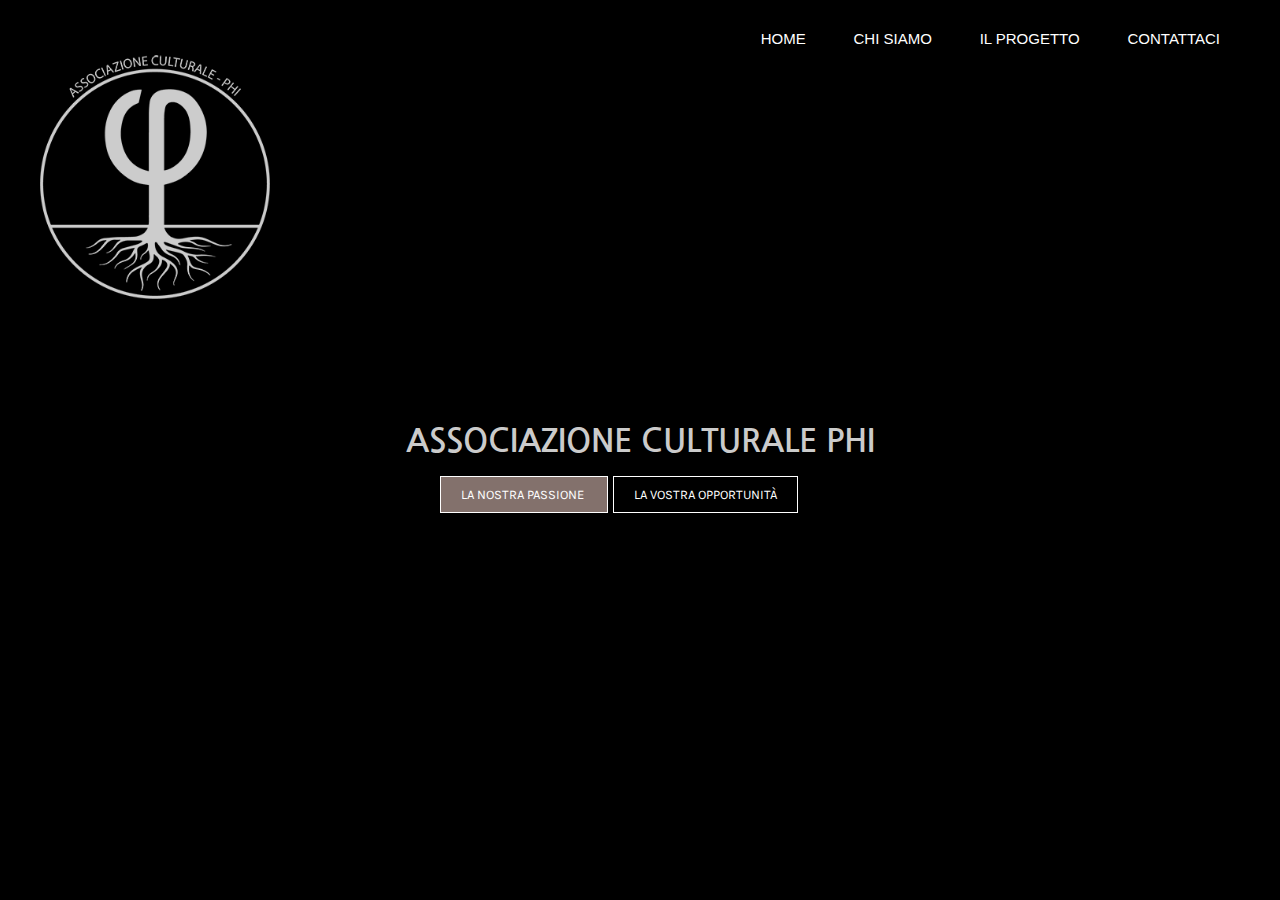
<file: index.html>
<!DOCTYPE html>
<html>
  <head>
    <meta charset="utf-8">
    	<link rel="shortcut icon" type="image/png" href="logo copia.png">
<link href="https://fonts.googleapis.com/css?family=Abel|Karla|Nanum+Gothic|Work+Sans" rel="stylesheet">
    <title>Associazione culturale Phi</title>
    <link href="phi.css" rel="stylesheet" type="text/css">
  </head>
  <body>
    <div class="slider">
      <div class="load">
      </div>
    <header>
<div class="row">
  <div class="logo">
    <img src="logo invertito.png"
  </div>
  <ul class="main-nav">
    <li class="active"> <a href=""> HOME </a> </li>
    <li> <a href="chisiamo.html"> CHI SIAMO </a> </li>
    <li> <a href="#"> IL PROGETTO </a> </li>
    <li> <a href="contattaci.html"> CONTATTACI </a> </li>
  </ul>
</div>

<div class="hero">
  <h1> Associazione culturale PHI </h1>
  <div class="button">
    <a href="chisiamo.html" class="btn btn-one"> LA NOSTRA PASSIONE </a>
    <a href="progetto.html" class="btn btn-two"> LA VOSTRA OPPORTUNITÀ </a>
</div>
</div>
    </header>
  </body>
</html>
</file>
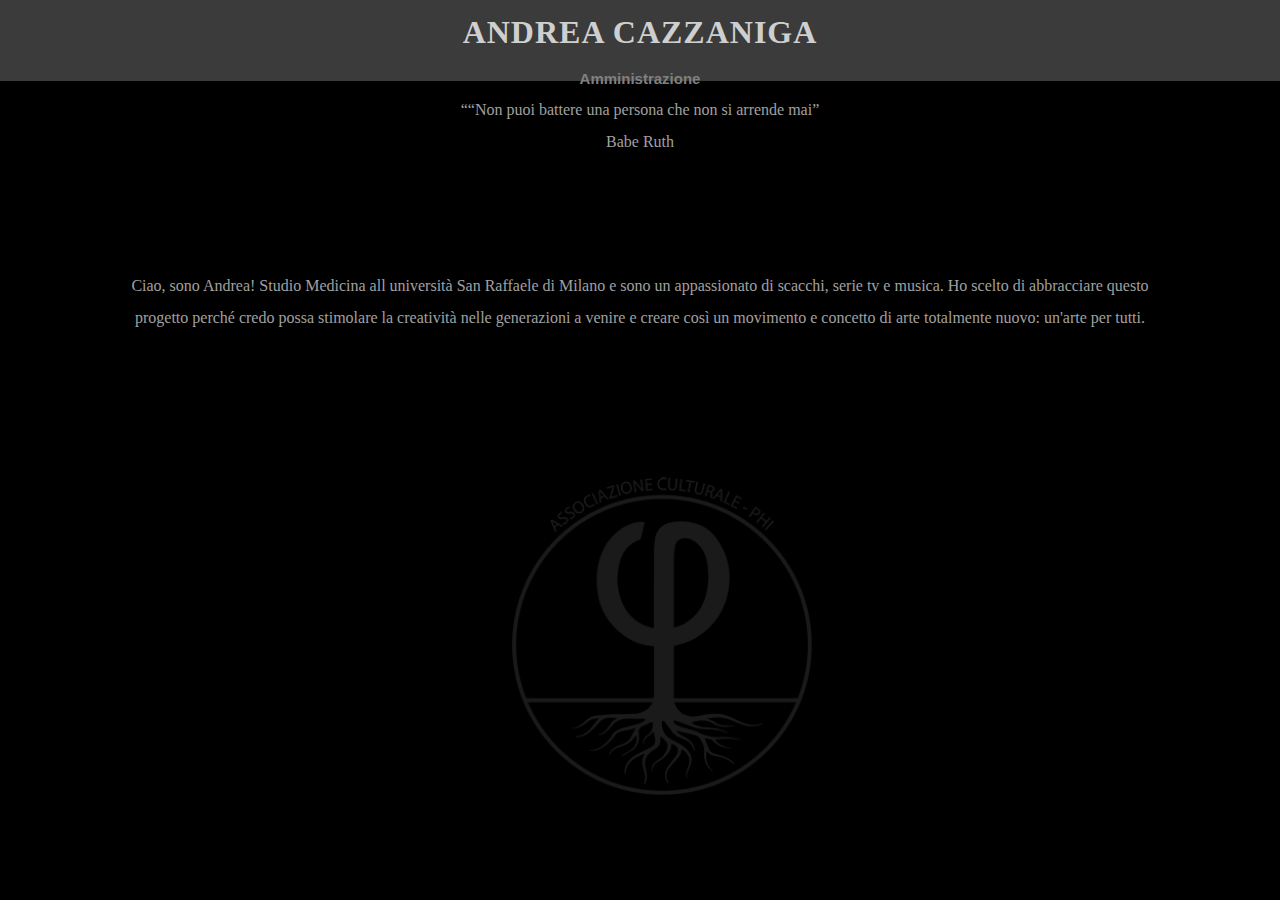
<file: andrea.html>
<!DOCTYPE html>
<html>
  <head>
    <meta charset="utf-8">
    	<link rel="shortcut icon" type="image/png" href="logo copia.png">
<link href="https://fonts.googleapis.com/css?family=Playfair+Display+SC" rel="stylesheet">
    <title>Silvio</title>
    <link href="silvio.css" rel="stylesheet" type="text/css">
  </head>
  <body>
    <header>
<div class="row">
  <div class="logo">
    <img src="logo invertito.png">
  </div>
  <ul class="main-nav">
    <li class="active"> <a href="index.html"> HOME </a> </li>
    <li> <a href="chisiamo.html"> CHI SIAMO </a> </li>
    <li> <a href="progetto.html"> IL PROGETTO </a> </li>
    <li> <a href="contattaci.html"> CONTATTACI </a> </li>
  </ul>
</div>
    </header>
    <div id="container1">
      <div id="citazione">
        <h1> ANDREA CAZZANIGA </h1>
        <h2> Amministrazione </h2>
        <p> ““Non puoi battere una persona che non si arrende mai” </p>
<p> Babe Ruth </p>
</div>
<div id="foto">
</div>
    </div>
    <div id="container2">
      <div id="descrizione">
        <p>
          Ciao,  sono  Andrea!  Studio  Medicina  all  università  San  Raffaele  di  Milano  e
sono  un  appassionato  di  scacchi,  serie  tv  e  musica.  Ho  scelto  di  abbracciare  questo  progetto  perché  credo    possa  stimolare  la  creatività  nelle  generazioni  a  venire  e  creare  così  un  movimento  e  concetto  di  arte  totalmente  nuovo:  un'arte  per  tutti.
</p>
</div>
</div>
  </body>
</html>
</file>
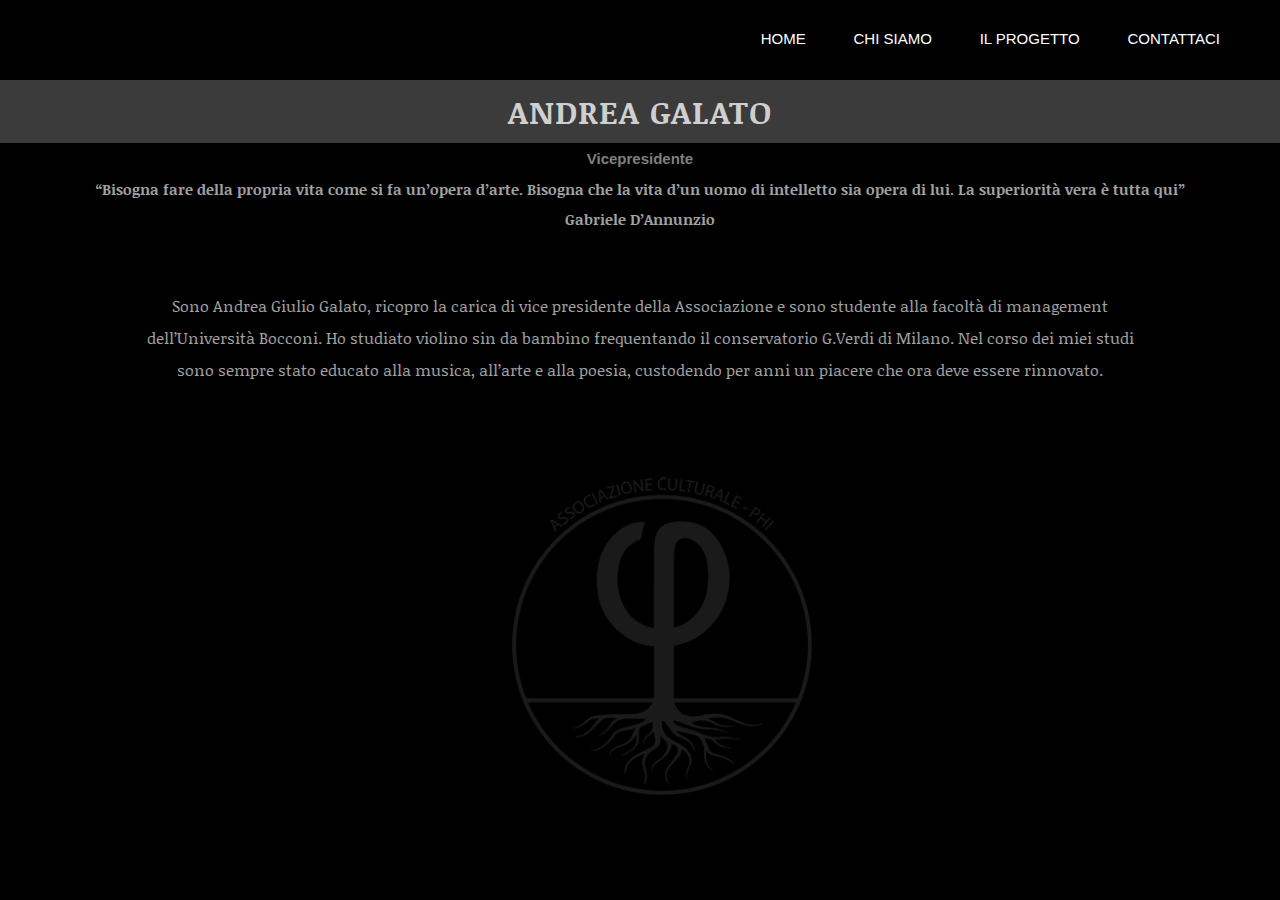
<file: andreag.html>
<!DOCTYPE html>
<html>
  <head>
    <meta charset="utf-8">
    	<link rel="shortcut icon" type="image/png" href="logo copia.png">
<link href="https://fonts.googleapis.com/css?family=EB+Garamond|Noticia+Text|Rasa" rel="stylesheet">
    <title>Andrea</title>
    <link href="silvio.css" rel="stylesheet" type="text/css">
  </head>
  <body>
    <header>
<div class="row">
  <div class="logo">
    <img src="logo invertito.png">
  </div>
  <ul class="main-nav">
    <li class="active"> <a href="index.html"> HOME </a> </li>
    <li> <a href="chisiamo.html"> CHI SIAMO </a> </li>
    <li> <a href="progetto.html"> IL PROGETTO </a> </li>
    <li> <a href="contattaci.html"> CONTATTACI </a> </li>
  </ul>
</div>
    </header>
    <div id="griglia">
    <div id="container1">
      <h1> ANDREA GALATO </h1>
          <h2> Vicepresidente </h2>
          <h3> “Bisogna fare della propria vita come si fa un’opera d’arte. Bisogna che la vita d’un uomo di intelletto sia opera di lui. La superiorità vera è tutta qui” </h3> <h3>
  Gabriele D’Annunzio  </h3>

    </div>
    <div id="container2">
      <p>
          Sono Andrea Giulio Galato, ricopro la carica di vice presidente della Associazione e sono studente alla facoltà di management dell’Università Bocconi.
Ho studiato violino sin da bambino frequentando il conservatorio G.Verdi di Milano.
Nel corso dei miei studi sono sempre stato educato alla musica, all’arte  e alla poesia, custodendo per anni un piacere che ora deve essere rinnovato.
</p>
</div>
</div>
  </body>
</html>
</file>
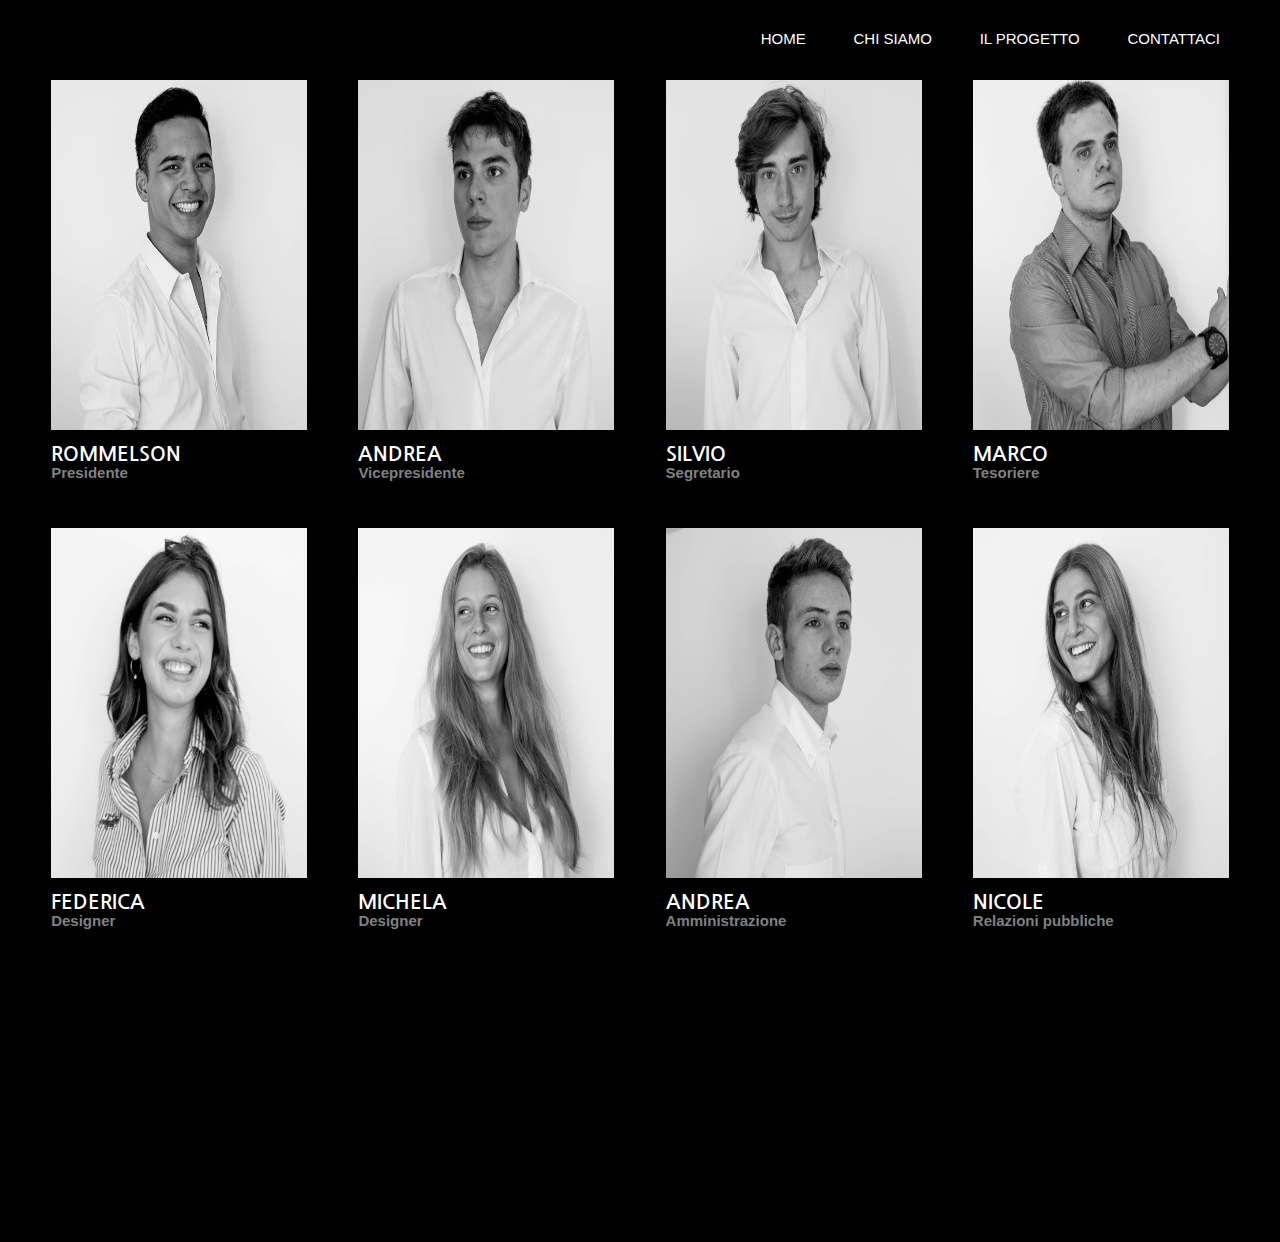
<file: chisiamo.html>
<!DOCTYPE html>
<html>
  <head>
    <meta charset="utf-8">
        	<link rel="shortcut icon" type="image/png" href="logo copia.png">
<link href="https://fonts.googleapis.com/css?family=Abel|Karla|Nanum+Gothic|Work+Sans" rel="stylesheet">
    <title>Chi siamo</title>
    <link href="chisiamo.css" rel="stylesheet" type="text/css">
  </head>
  <body>
    <header>
<div class="row">
  <div class="logo">
    <img src="logo invertito.png"
  </div>
  <ul class="main-nav">
    <li class="active"> <a href="index.html"> HOME </a> </li>
    <li> <a href="#"> CHI SIAMO </a> </li>
    <li> <a href="#"> IL PROGETTO </a> </li>
    <li> <a href="contattaci.html"> CONTATTACI </a> </li>
  </ul>
</div>
</header>

<!--IL TEAM-->
<div id="griglia">
  <div id="container1">
    <a href="rommelson.html">
  <div id="box1">
      <img src="rommi.jpg">
  </div>
</a>
<a href="andreag.html">
  <div id="box2">
    <img src="andreag.jpg">
  </div>
</a>
<a href="silvio.html">
  <div id="box3">
    <img src="silvio.jpg">
  </div>
</a>
<a href="marco.html">
  <div id="box4">
    <img src="marco.jpg">
</div>
</a>
</div>
<div id="container2">
    <div id="descrizione1">
      <h1> ROMMELSON </h1>
      <h2> Presidente </h2>
    </div>
    <div id="descrizione2">
      <h1> ANDREA</h1>
      <h2> Vicepresidente </h2>
    </div>
    <div id="descrizione3">
      <h1> SILVIO </h1>
      <h2> Segretario </h2>
    </div>
    <div id="descrizione4">
      <h1> MARCO </h1>
      <h2> Tesoriere </h2>
    </div>
  </div>
  <div id="container3">
    <a href="federica.html">
    <div id="box5">
      <img src="fede.jpg">
    </div>
  </a>
  <a href="michela.html">
    <div id="box6">
      <img src="michi.jpg">
    </div>
  </a>
  <a href="andrea.html">
    <div id="box7">
    <img src="andrea.jpg">
    </div>
  </a>
  <a href="nicole.html">
    <div id="box8">
  <img src="nichi.jpg">
  </div>
</a>
  </div>

<div id="container4">
  <div id="descrizione1">
    <h1> FEDERICA </h1>
    <h2> Designer </h2>
  </div>
  <div id="descrizione2">
    <h1> MICHELA </h1>
    <h2> Designer </h2>
  </div>
  <div id="descrizione3">
    <h1> ANDREA </h1>
    <h2> Amministrazione </h2>
  </div>
  <div id="descrizione4">
    <h1> NICOLE </h1>
    <h2> Relazioni pubbliche </h2>
  </div>
</div>
</div>
</file>
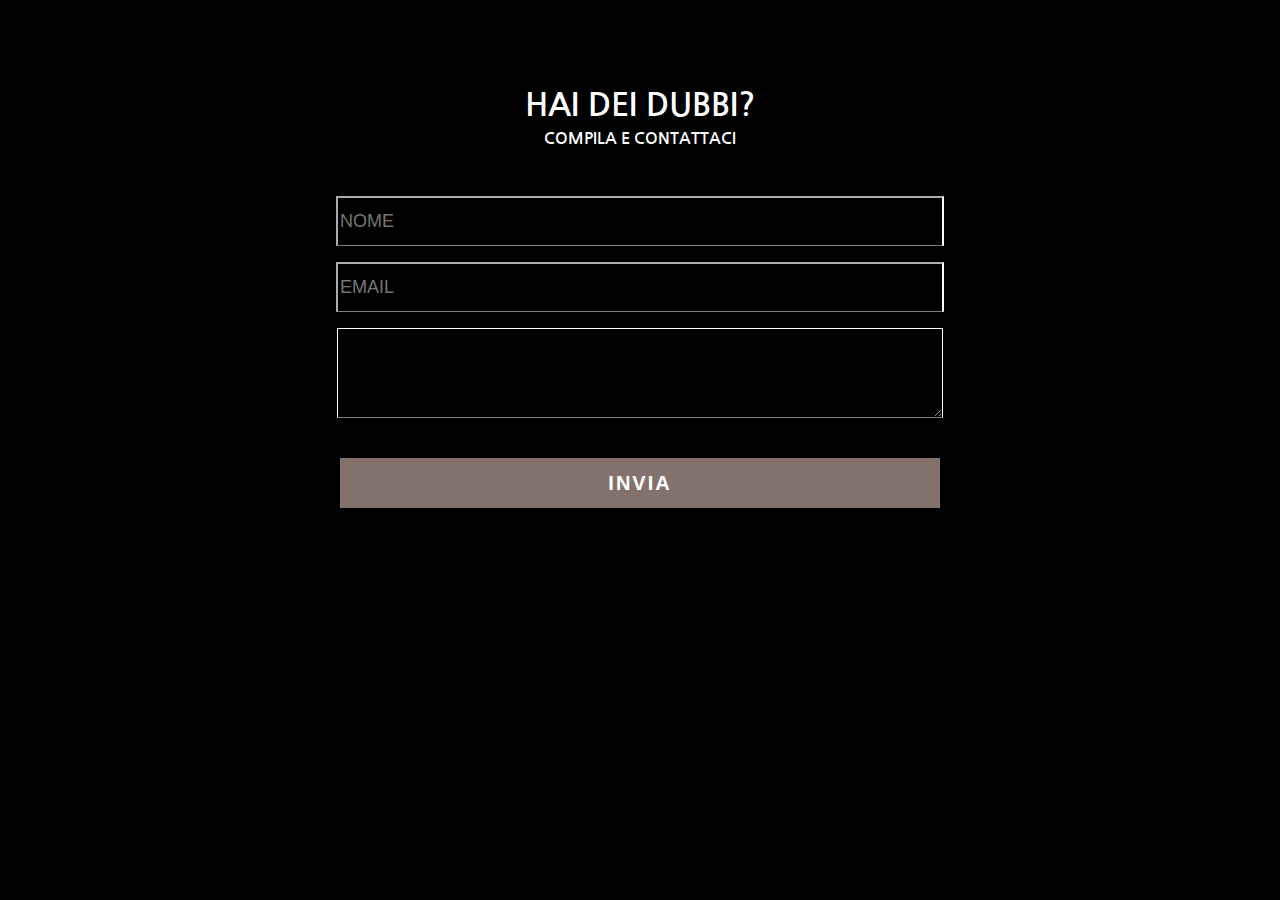
<file: contattaci.html>
<!DOCTYPE html>
<html>
  <head>
    <meta charset="utf-8">
        	<link rel="shortcut icon" type="image/png" href="logo copia.png">
<link href="https://fonts.googleapis.com/css?family=Abel|Karla|Nanum+Gothic|Work+Sans" rel="stylesheet">
    <title>CONTATTACI</title>
    <link href="contattaci.css" rel="stylesheet" type="text/css">
  </head>
  <body>
    <div class="contact-title">
      <h1> Hai dei dubbi? </h1>
      <h2> compila e contattaci </h2>
    </div>
    <div class="contact-form">
      <form id="contact-form" method="post" action="contact-form-handler.php">
        <input name="name" type="text" class="form-control" placeholder="NOME" required><br>
        <input name="email" type="email" class="form-control" placeholder="EMAIL" required><br>
        <textarea name="message" class="form-control" placeholder="SCRIVI QUI" rows="4" required> </textarea> <br>
        <input type="submit" class="form-control submit" value="INVIA">
    </div>
    <header>

    </header>
  </body>
</html>
</file>
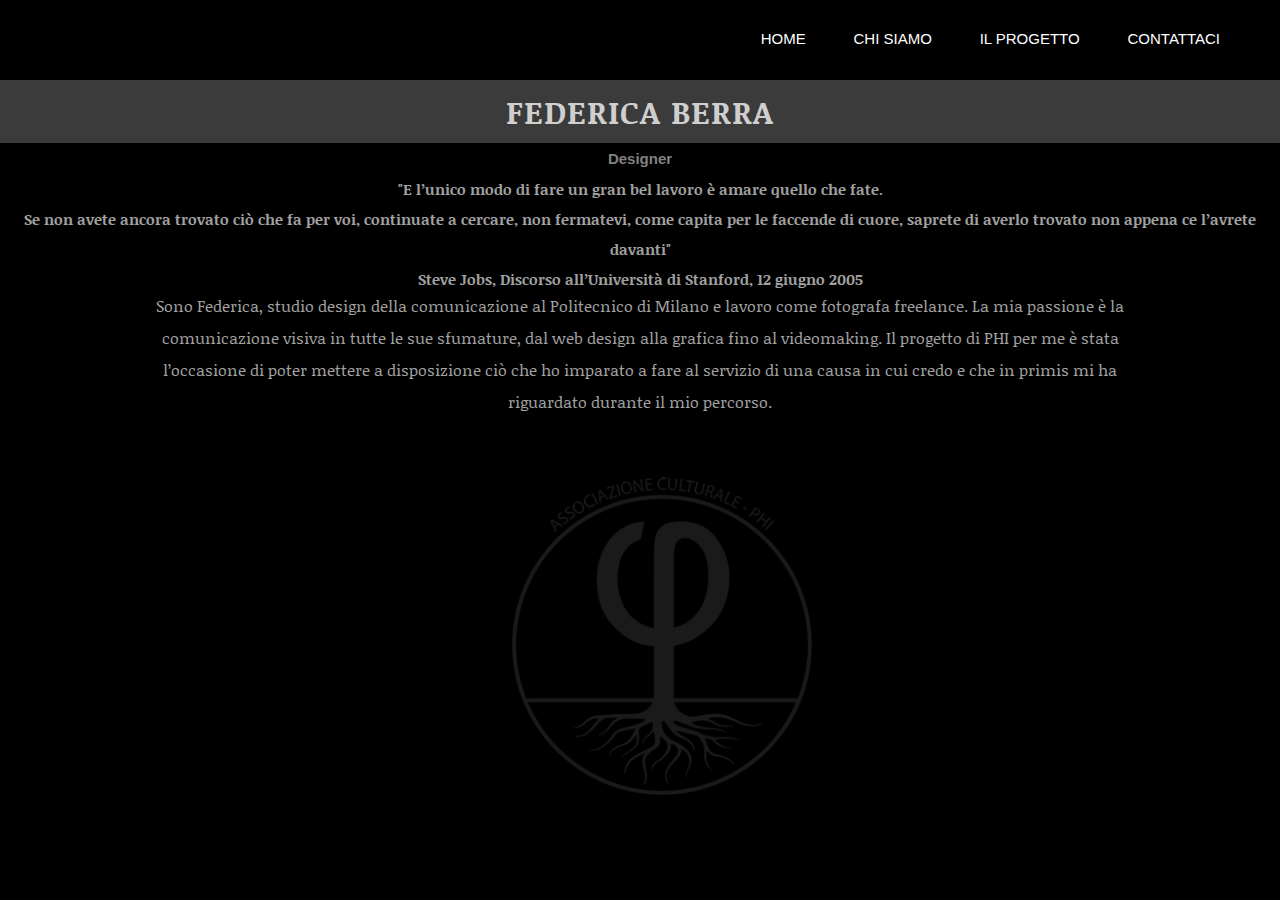
<file: federica.html>
<!DOCTYPE html>
<html>
  <head>
    <meta charset="utf-8">
    	<link rel="shortcut icon" type="image/png" href="logo copia.png">
<link href="https://fonts.googleapis.com/css?family=EB+Garamond|Noticia+Text|Rasa" rel="stylesheet">
    <title>Federica</title>
    <link href="silvio.css" rel="stylesheet" type="text/css">
  </head>
  <body>
    <header>
<div class="row">
  <div class="logo">
    <img src="logo invertito.png">
  </div>
  <ul class="main-nav">
    <li class="active"> <a href="index.html"> HOME </a> </li>
    <li> <a href="chisiamo.html"> CHI SIAMO </a> </li>
    <li> <a href="progetto.html"> IL PROGETTO </a> </li>
    <li> <a href="contattaci.html"> CONTATTACI </a> </li>
  </ul>
</div>
    </header>
    <div id="griglia">
    <div id="container1">
      <h1> FEDERICA BERRA </h1>
          <h2> Designer </h2>
          <h3> "E l’unico modo di fare un gran bel lavoro è amare quello che fate.
          </h3> <h3>Se non avete ancora trovato ciò che fa per voi, continuate a cercare, non fermatevi, come capita per le faccende di cuore, saprete di averlo trovato non appena ce l’avrete davanti" </h3>
  <h3> Steve Jobs, Discorso all’Università di Stanford, 12 giugno 2005 </h3>

    </div>
    <div id="container2">
      <p>
      Sono Federica, studio design della comunicazione al Politecnico di Milano e lavoro come fotografa freelance. La mia passione è la comunicazione visiva in tutte le sue sfumature, dal web design alla grafica fino al videomaking. Il progetto di PHI per me è stata l’occasione di poter mettere a disposizione ciò che ho imparato a fare al servizio di una causa in cui credo e che in primis mi ha riguardato durante il mio percorso.
      </p>
</div>
</div>
  </body>
</html>
</file>
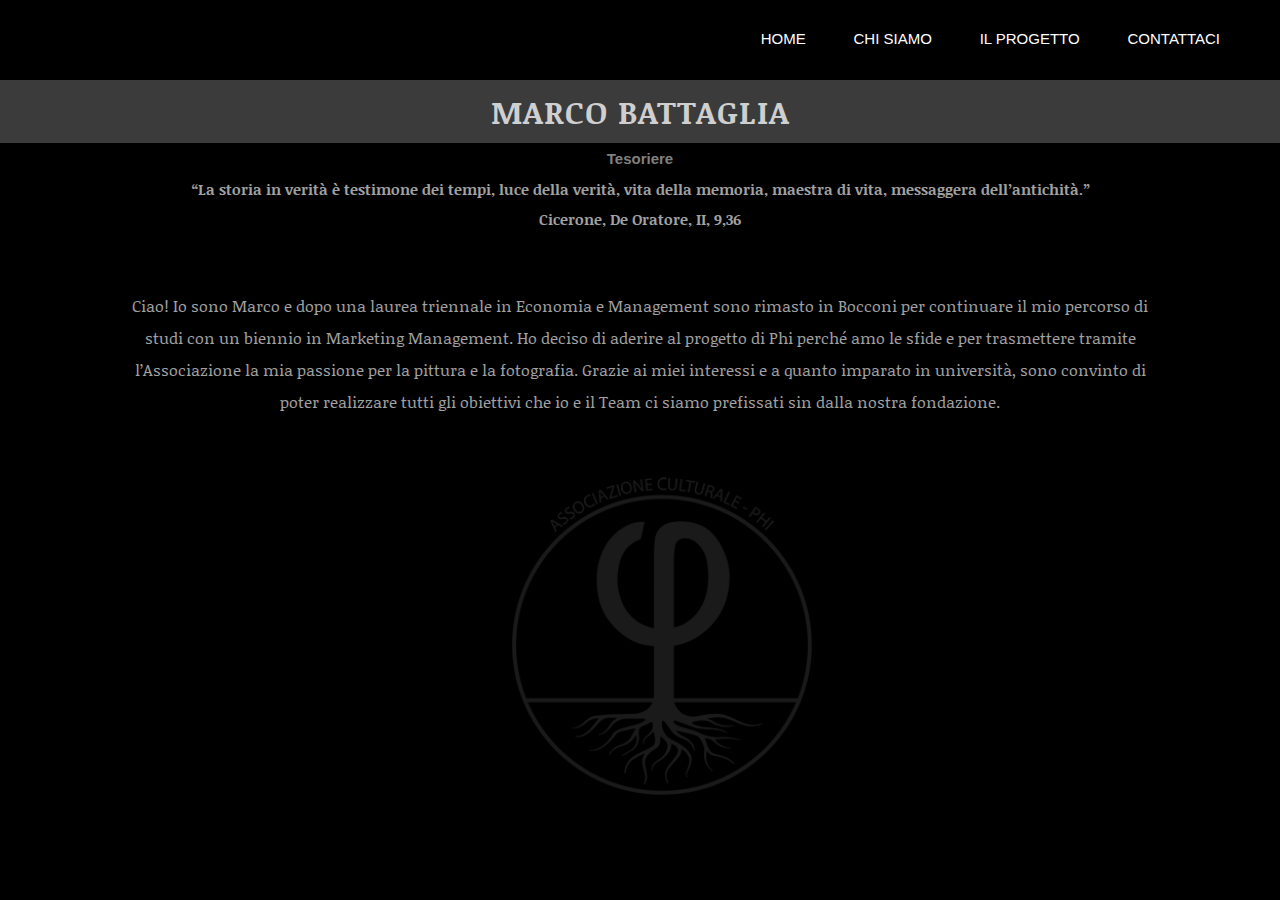
<file: marco.html>
<!DOCTYPE html>
<html>
  <head>
    <meta charset="utf-8">
    	<link rel="shortcut icon" type="image/png" href="logo copia.png">
<link href="https://fonts.googleapis.com/css?family=EB+Garamond|Noticia+Text|Rasa" rel="stylesheet">
    <title>Marco</title>
    <link href="silvio.css" rel="stylesheet" type="text/css">
  </head>
  <body>
    <header>
<div class="row">
  <div class="logo">
    <img src="logo invertito.png">
  </div>
  <ul class="main-nav">
    <li class="active"> <a href="index.html"> HOME </a> </li>
    <li> <a href="chisiamo.html"> CHI SIAMO </a> </li>
    <li> <a href="progetto.html"> IL PROGETTO </a> </li>
    <li> <a href="contattaci.html"> CONTATTACI </a> </li>
  </ul>
</div>
    </header>
    <div id="griglia">
    <div id="container1">
      <h1> MARCO BATTAGLIA </h1>
          <h2> Tesoriere </h2>
          <h3> “La storia in verità è testimone dei tempi, luce della verità, vita della memoria, maestra di vita, messaggera dell’antichità.” </h3>
  <h3>Cicerone, De Oratore, II, 9,36</h3>
    </div>
    <div id="container2">
      <p>
      Ciao!  Io  sono  Marco  e  dopo  una  laurea  triennale  in  Economia  e  Management
       sono  rimasto  in  Bocconi  per  continuare  il  mio  percorso  di  studi  con  un  biennio  in  Marketing  Management.  Ho  deciso  di  aderire  al  progetto  di  Phi  perché  amo  le  sfide  e  per  trasmettere  tramite  l’Associazione  la  mia  passione  per  la  pittura  e  la  fotografia.  Grazie  ai  miei  interessi  e  a  quanto  imparato  in  università,  sono  convinto  di  poter  realizzare  tutti  gli  obiettivi  che  io  e  il  Team  ci  siamo  prefissati  sin  dalla  nostra  fondazione.
      </p>
</div>
</div>
  </body>
</html>
</file>
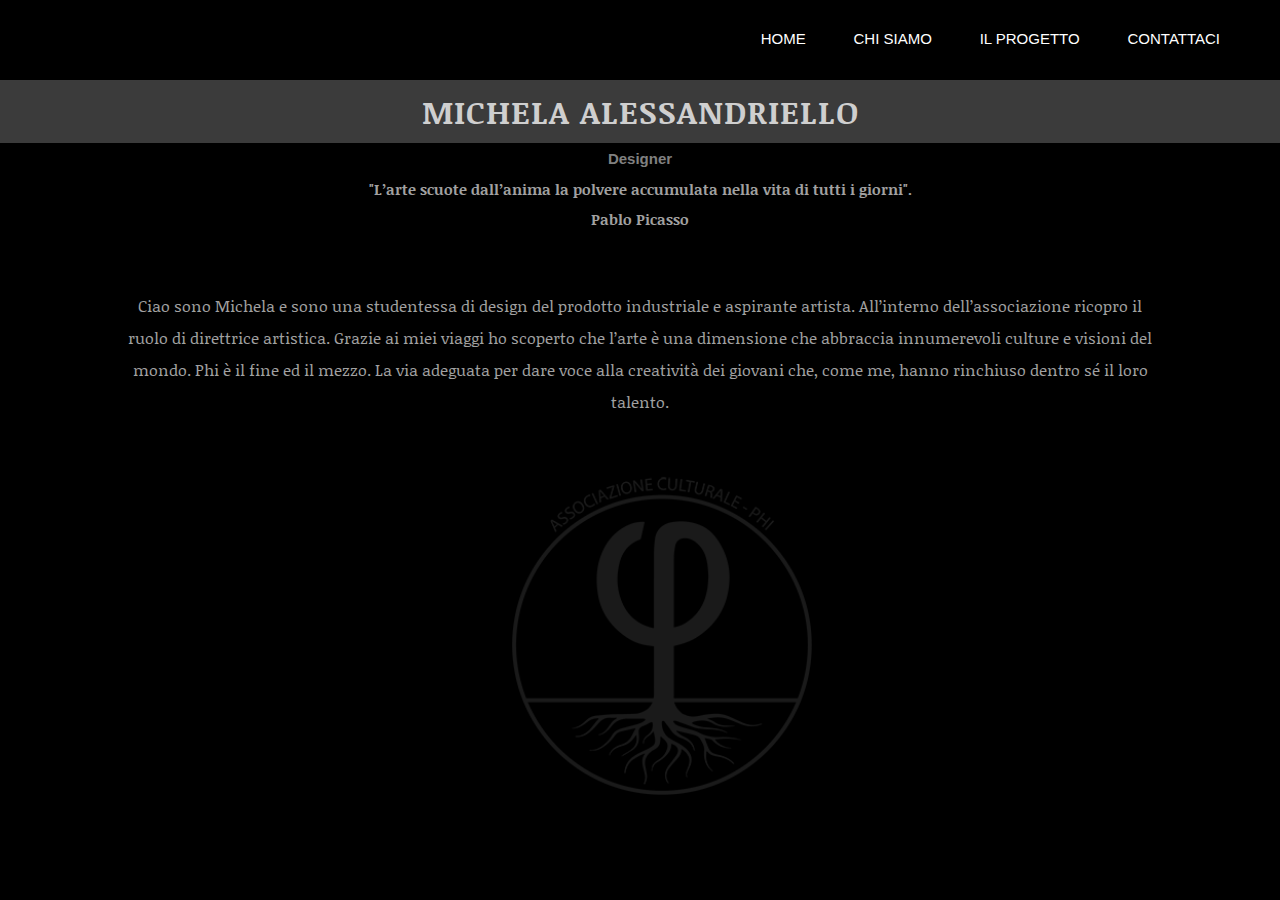
<file: michela.html>
<!DOCTYPE html>
<html>
  <head>
    <meta charset="utf-8">
    	<link rel="shortcut icon" type="image/png" href="logo copia.png">
<link href="https://fonts.googleapis.com/css?family=EB+Garamond|Noticia+Text|Rasa" rel="stylesheet">
    <title>Michela</title>
    <link href="silvio.css" rel="stylesheet" type="text/css">
  </head>
  <body>
    <header>
<div class="row">
  <div class="logo">
    <img src="logo invertito.png">
  </div>
  <ul class="main-nav">
    <li class="active"> <a href="index.html"> HOME </a> </li>
    <li> <a href="chisiamo.html"> CHI SIAMO </a> </li>
    <li> <a href="progetto.html"> IL PROGETTO </a> </li>
    <li> <a href="contattaci.html"> CONTATTACI </a> </li>
  </ul>
</div>
    </header>
    <div id="griglia">
    <div id="container1">
      <h1> MICHELA ALESSANDRIELLO </h1>
        <h2> Designer </h2>
        <h3> "L’arte scuote dall’anima la polvere accumulata nella vita di tutti i giorni". </h3>
<h3> Pablo Picasso </h3>
    </div>
    <div id="container2">
      <p>
          Ciao sono Michela e sono una studentessa di design del prodotto industriale e aspirante artista. All’interno dell’associazione ricopro il ruolo di direttrice artistica.
Grazie ai miei viaggi ho scoperto che l’arte è una dimensione che abbraccia innumerevoli culture e visioni del mondo.
Phi è il fine ed il mezzo. La via adeguata per dare voce alla creatività dei giovani che, come me, hanno rinchiuso dentro sé il loro talento.
</p>
</div>
</div>
  </body>
</html>
</file>
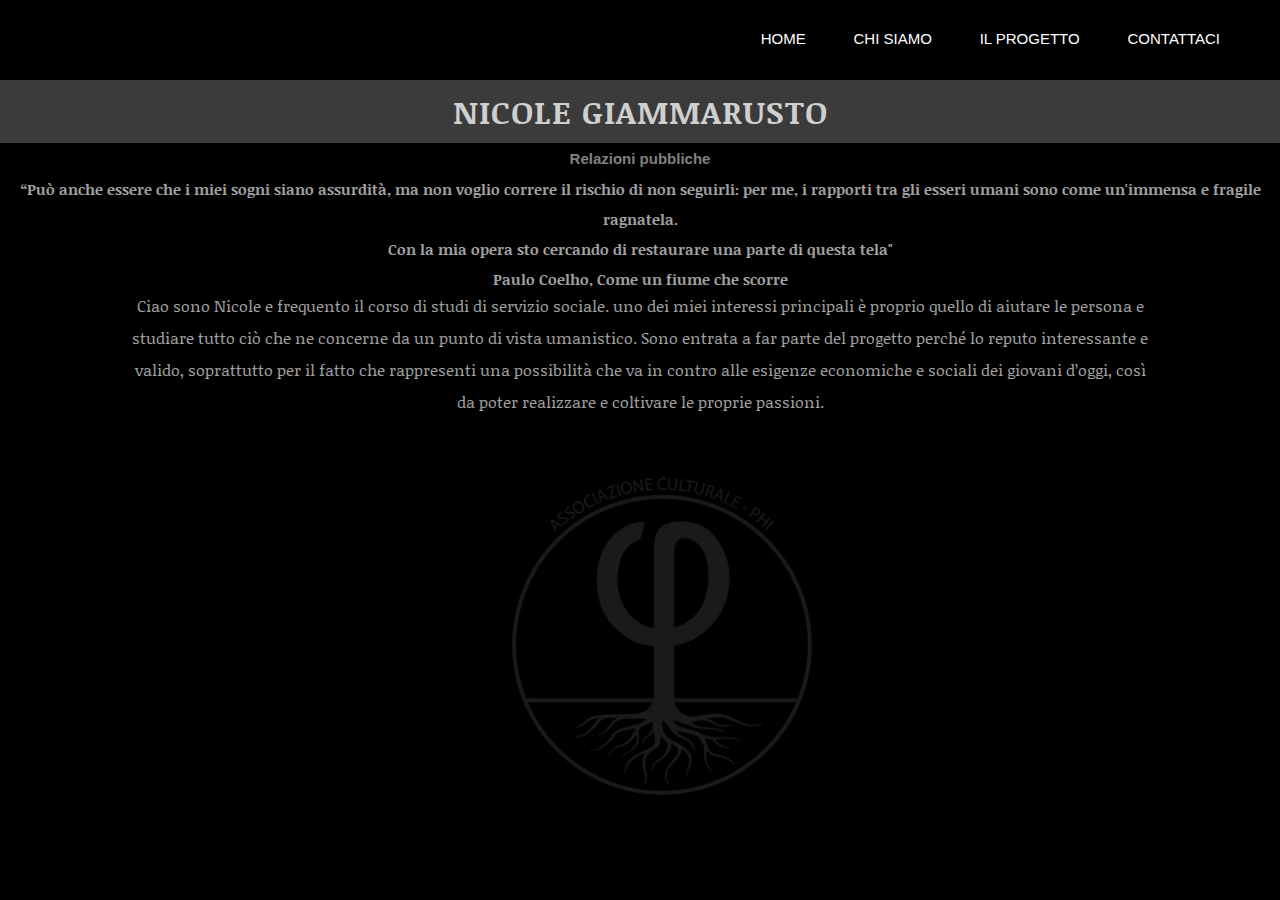
<file: nicole.html>
<!DOCTYPE html>
<html>
  <head>
    <meta charset="utf-8">
    	<link rel="shortcut icon" type="image/png" href="logo copia.png">
<link href="https://fonts.googleapis.com/css?family=EB+Garamond|Noticia+Text|Rasa" rel="stylesheet">
    <title>Nicole</title>
    <link href="silvio.css" rel="stylesheet" type="text/css">
  </head>
  <body>
    <header>
<div class="row">
  <div class="logo">
    <img src="logo invertito.png">
  </div>
  <ul class="main-nav">
    <li class="active"> <a href="index.html"> HOME </a> </li>
    <li> <a href="chisiamo.html"> CHI SIAMO </a> </li>
    <li> <a href="progetto.html"> IL PROGETTO </a> </li>
    <li> <a href="contattaci.html"> CONTATTACI </a> </li>
  </ul>
</div>
    </header>
    <div id="griglia">
    <div id="container1">
      <h1> NICOLE GIAMMARUSTO </h1>
        <h2> Relazioni pubbliche </h2>
        <h3> “Può anche essere che i miei sogni siano assurdità, ma non voglio correre il rischio di non seguirli: per me, i rapporti tra gli esseri umani sono come un'immensa e fragile ragnatela. </h3><h3> Con la mia opera sto cercando di restaurare una parte di questa tela" </h3>
<h3> Paulo Coelho, Come un fiume che scorre </h3>

    </div>
    <div id="container2">
      <p>
                Ciao sono Nicole e frequento il corso di studi di servizio sociale. uno dei miei interessi principali è proprio quello di aiutare le persona e studiare tutto ciò che ne concerne da un punto di vista umanistico.
                Sono entrata a far parte del progetto perché lo reputo interessante e valido, soprattutto per il fatto che rappresenti una possibilità che va in contro alle esigenze economiche e sociali dei giovani d’oggi, così da poter realizzare e coltivare le proprie passioni.
      </p>
</div>
</div>
  </body>
</html>
</file>
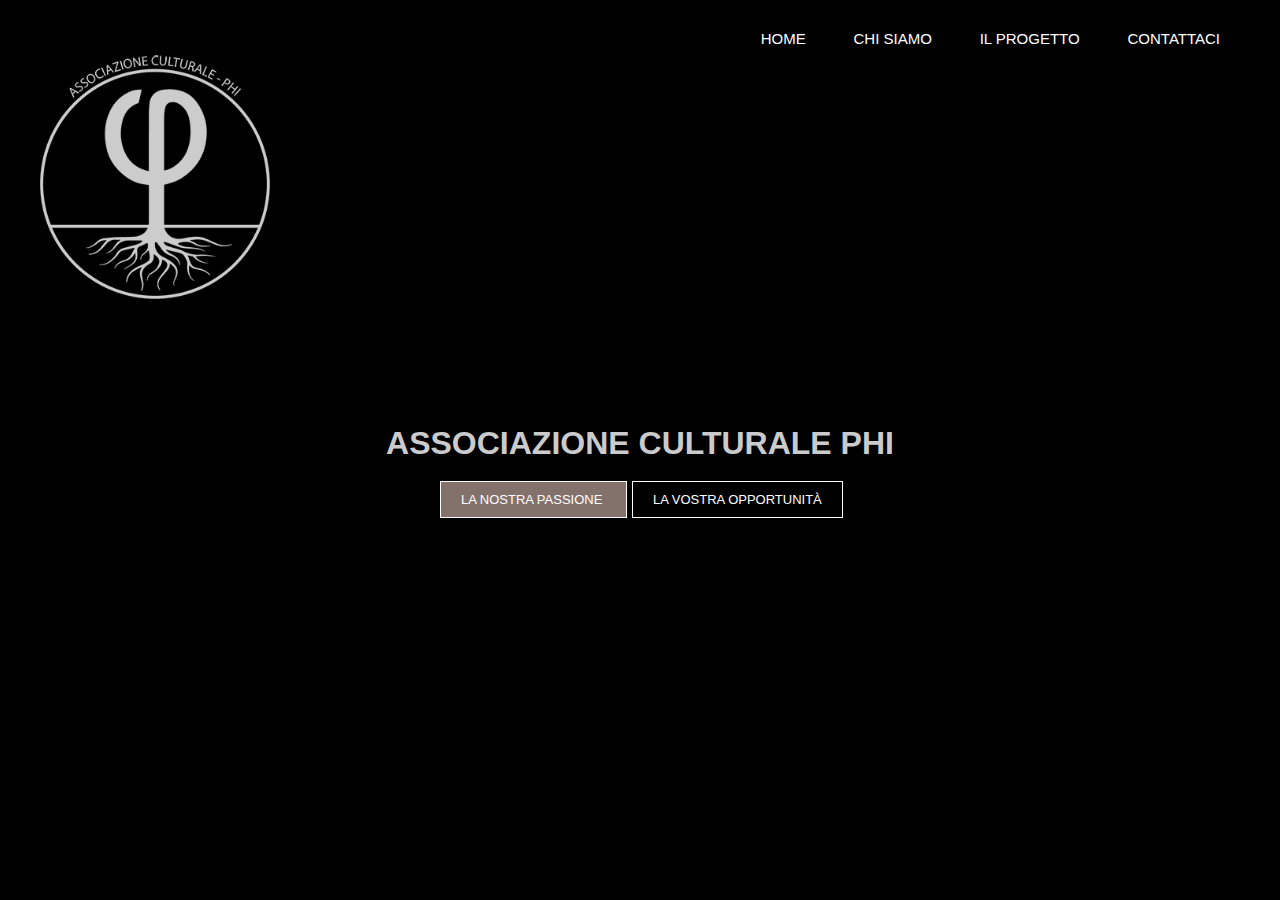
<file: phi.html>
<!DOCTYPE html>
<html>
  <head>
    <meta charset="utf-8">
    	<link rel="shortcut icon" type="image/png" href="logo copia.png">
<link href="https://fonts.googleapis.com/css?family=Playfair+Display+SC" rel="stylesheet">
    <title>Associazione culturale Phi</title>
    <link href="phi.css" rel="stylesheet" type="text/css">
  </head>
  <body>
    <div class="slider">
      <div class="load">
      </div>
    <header>
<div class="row">
  <div class="logo">
    <img src="logo invertito.png"
  </div>
  <ul class="main-nav">
    <li class="active"> <a href=""> HOME </a> </li>
    <li> <a href="chisiamo.html"> CHI SIAMO </a> </li>
    <li> <a href="#"> IL PROGETTO </a> </li>
    <li> <a href="contattaci.html"> CONTATTACI </a> </li>
  </ul>
</div>

<div class="hero">
  <h1> Associazione culturale PHI </h1>
  <div class="button">
    <a href="chisiamo.html" class="btn btn-one"> LA NOSTRA PASSIONE </a>
    <a href="progetto.html" class="btn btn-two"> LA VOSTRA OPPORTUNITÀ </a>
</div>
</div>
    </header>
  </body>
</html>
</file>
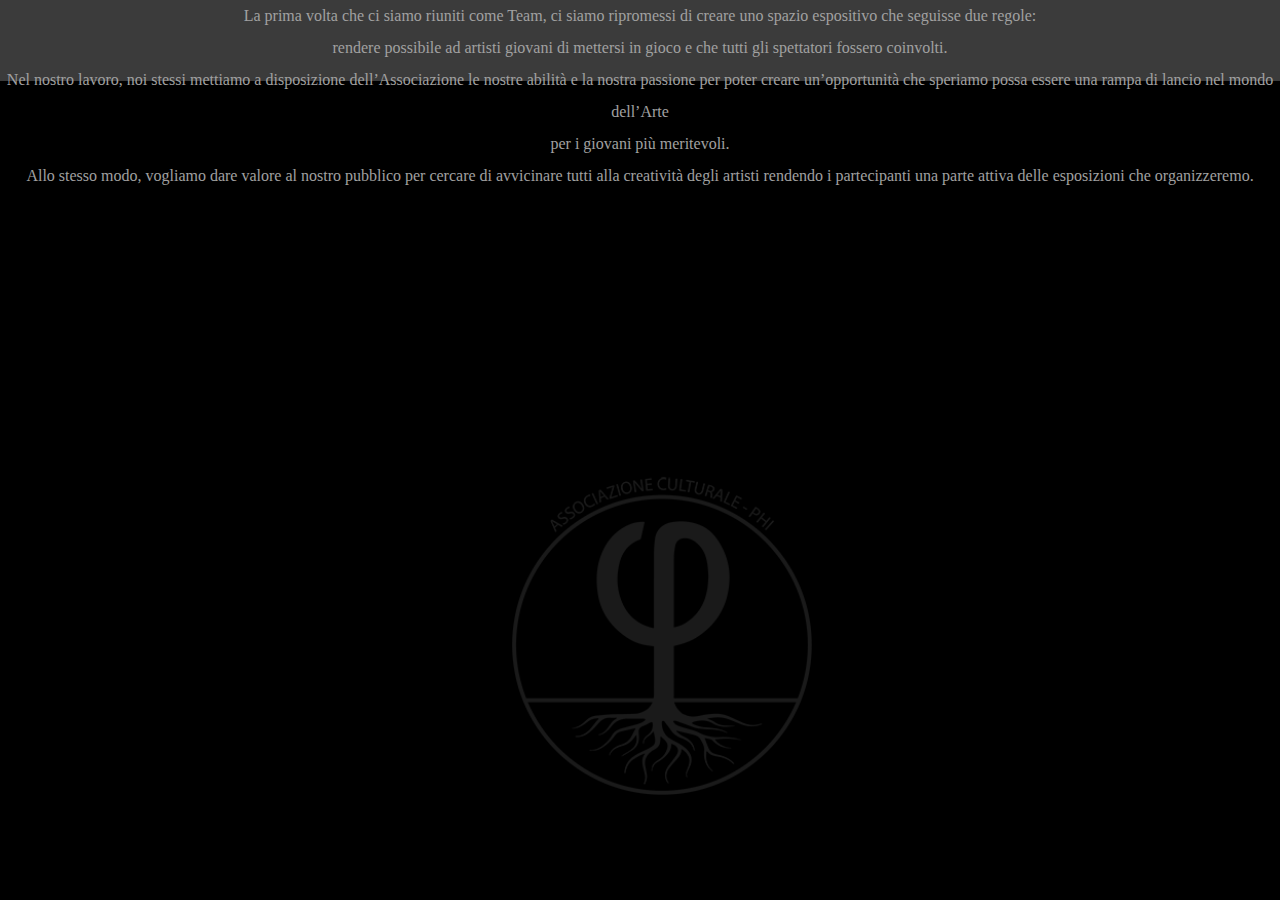
<file: progetto.html>
<!DOCTYPE html>
<html>
  <head>
    <meta charset="utf-8">
    	<link rel="shortcut icon" type="image/png" href="logo copia.png">
<link href="https://fonts.googleapis.com/css?family=Playfair+Display+SC" rel="stylesheet">
    <title>Progetto</title>
    <link href="silvio.css" rel="stylesheet" type="text/css">
  </head>
  <body>
    <header>
<div class="row">
  <div class="logo">
    <img src="logo invertito.png">
  </div>
  <ul class="main-nav">
    <li class="active"> <a href="index.html"> HOME </a> </li>
    <li> <a href="chisiamo.html"> CHI SIAMO </a> </li>
    <li> <a href="#"> IL PROGETTO </a> </li>
    <li> <a href="contattaci.html"> CONTATTACI </a> </li>
  </ul>
</div>
    </header>
    <div id="container1">
      <div id="citazione">
        <h1>  </h1>
        <p> La prima volta che ci siamo riuniti come Team, ci siamo ripromessi di creare uno spazio espositivo che seguisse due regole: </p> <p> rendere possibile ad artisti giovani di mettersi in gioco e che tutti gli spettatori fossero coinvolti. </p> <p> Nel nostro lavoro, noi stessi mettiamo a disposizione dell’Associazione le nostre abilità e la nostra passione per poter creare un’opportunità che speriamo possa essere una rampa di lancio nel mondo dell’Arte </p> <p>per i giovani più meritevoli.</p> <p> Allo stesso modo, vogliamo dare valore al nostro pubblico per cercare di avvicinare tutti alla creatività degli artisti rendendo i partecipanti una parte attiva delle esposizioni che organizzeremo. </p>
</div>
<div id="foto">
</div>
    </div>
    <div id="container2">
      <div id="descrizione">
</div>
</div>
  </body>
</html>
</file>
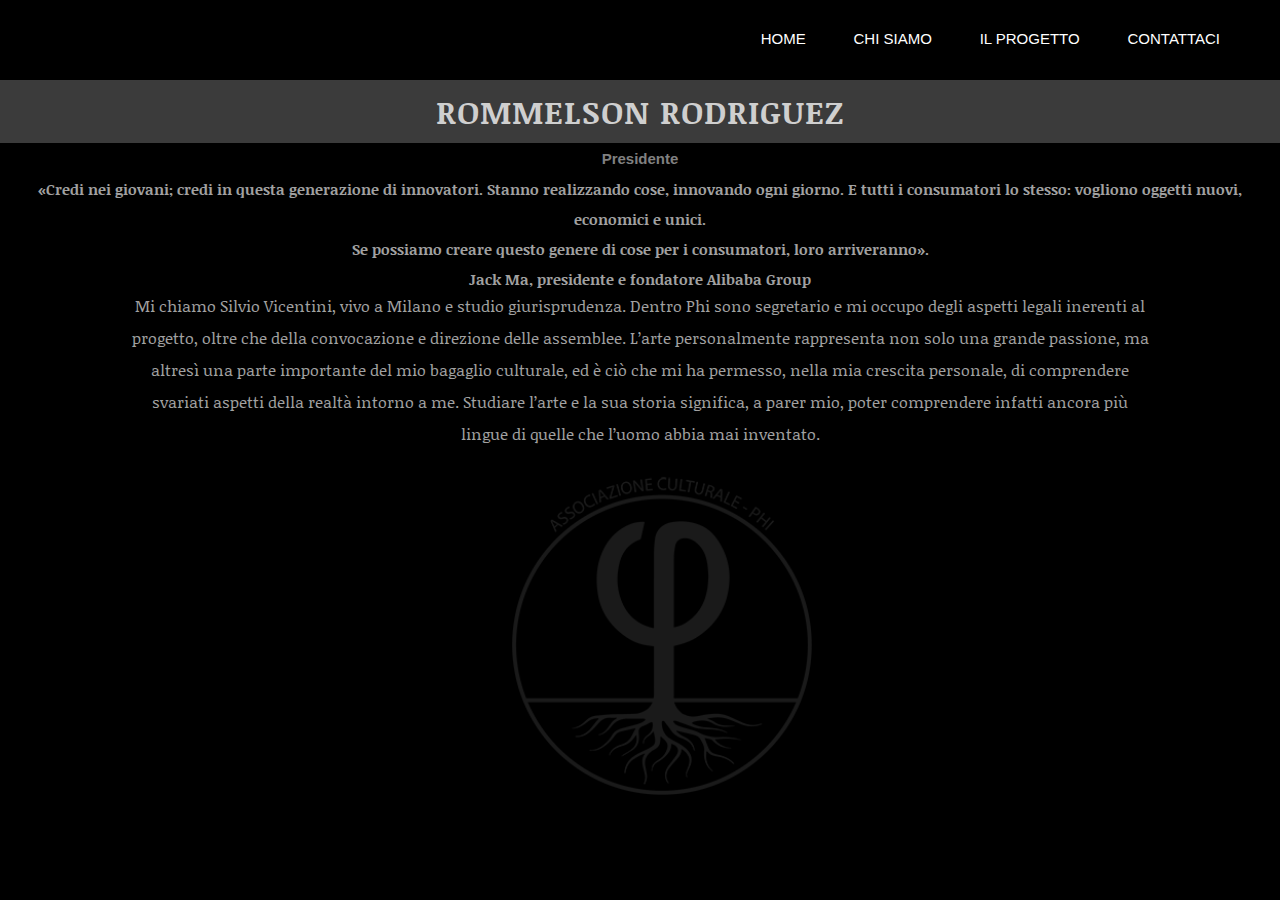
<file: rommelson.html>
<!DOCTYPE html>
<html>
  <head>
    <meta charset="utf-8">
    	<link rel="shortcut icon" type="image/png" href="logo copia.png">
<link href="https://fonts.googleapis.com/css?family=EB+Garamond|Noticia+Text|Rasa" rel="stylesheet">
    <title>Rommelson</title>
    <link href="silvio.css" rel="stylesheet" type="text/css">
  </head>
  <body>
    <header>
<div class="row">
  <div class="logo">
    <img src="logo invertito.png">
  </div>
  <ul class="main-nav">
    <li class="active"> <a href="index.html"> HOME </a> </li>
    <li> <a href="chisiamo.html"> CHI SIAMO </a> </li>
    <li> <a href="progetto.html"> IL PROGETTO </a> </li>
    <li> <a href="contattaci.html"> CONTATTACI </a> </li>
  </ul>
</div>
    </header>
    <div id="griglia">
    <div id="container1">
      <h1> ROMMELSON RODRIGUEZ </h1>
      <h2> Presidente </h2>
      <h3> «Credi nei giovani; credi in questa generazione di innovatori. Stanno realizzando cose, innovando ogni giorno. E tutti i consumatori lo stesso: vogliono oggetti nuovi, economici e unici. </p>
        <p>Se possiamo creare questo genere di cose per i consumatori, loro arriveranno». </h3>
      <h3>Jack Ma, presidente e fondatore Alibaba Group</h3>
    </div>
    <div id="container2">
      <p>
        Mi chiamo Silvio Vicentini, vivo a Milano e studio giurisprudenza.
        Dentro Phi sono segretario e mi occupo degli aspetti legali inerenti al progetto, oltre che della convocazione e direzione delle assemblee.
L’arte personalmente rappresenta non solo una grande passione, ma altresì una parte importante del mio bagaglio culturale, ed è ciò che mi ha permesso, nella mia crescita personale, di comprendere svariati aspetti della realtà intorno a me.
Studiare l’arte e la sua storia significa, a parer mio, poter comprendere infatti ancora più lingue di quelle che l’uomo abbia mai inventato.
</p>
</div>
</div>
  </body>
</html>
</file>
<file: phi.css>
*
{
  margin:0;
  padding: 0;
}

.load
{
  animation: slide 2s;
}
.slider{
  background-repeat: no-repeat;
  background-size: cover;
  background-position: center;
  width: 100%;
  height: 100vh;
  animation: slide 20s infinite linear;
}

@keyframes slide {
  0%{
  background-image: linear-gradient(rgba(0,0,0,0.5), rgba(0, 0, 0, 0.5)),
    url(sfondo.jpg);
  }
  20%{
    background-image: linear-gradient(rgba(0,0,0,0.5), rgba(0, 0, 0, 0.5)),
    url(sfondo.jpg);
  }
  20.01%{
    background-image: linear-gradient(rgba(0,0,0,0.5), rgba(0, 0, 0, 0.5)),
    url(erika.jpg);
  }
  40%{
    background-image: linear-gradient(rgba(0,0,0,0.5), rgba(0, 0, 0, 0.5)),
    url(erika.jpg);
  }
  40,01%{
    background-image: linear-gradient(rgba(0,0,0,0.5), rgba(0, 0, 0, 0.5)),
    url(sfondo3.jpg);
  }
  60%{
    background-image: linear-gradient(rgba(0,0,0,0.5), rgba(0, 0, 0, 0.5)),
    url(sfondo3.jpg);
  }
  60,1%{
    background-image: linear-gradient(rgba(0,0,0,0.5), rgba(0, 0, 0, 0.5)),
    url(sfondo4.jpg);
  }
  80%{
    background-image: linear-gradient(rgba(0,0,0,0.5), rgba(0, 0, 0, 0.5)),
    url(sfondo4.jpg);
  }
  80,1%{
    background-image: linear-gradient(rgba(0,0,0,0.5), rgba(0, 0, 0, 0.5)),
    url(sfondo5.jpg);
  }
  100%{
    background-image: linear-gradient(rgba(0,0,0,0.5), rgba(0, 0, 0, 0.5)),
    url(sfondo5.jpg);
  }
}

.main-nav{
  float: right;
  list-style: none;
  margin-top: 30px;
}

.main-nav li
{
  display: inline-block;
}

.main-nav li a
{
  color: white;
  text-decoration: none;
  padding: 5px 20px;
  font-family: "Roboto", sans-serif;
  font-size: 15px;
}

main-nav li.active a
{
  border: 1px solid white;
}

.main-nav li a:hover
{
  border: 1px solid white;
}

.logo img {
  width: 230px;
  height: auto;
  float: left;
  left: 5%;
  opacity: 0.8;
}

body
{
  font-family: monospace;
  background-color: black;
}

.row
{
  max-width: 1200px;
  margin: auto;
}

.hero
{
  position: absolute;
  width: 1200px;
  margin-left: 0px;
  margin-top: 150px;
}

h1{
  color: #cbcbcb;
  text-transform: uppercase;
  text-align: center;
  margin-top: 275px;
font-family: 'Nanum Gothic', sans-serif;
}
.button {
  margin-top: 30px;
  margin-left: 400px;
}
.btn
{
  border: 1px solid white;
  padding: 10px 20px;
  color: white;
  text-decoration: none;
  margin-right: 5px;
  font-size: 13px;
  text-transform: uppercase;
}

.btn-one{
  background-color:#83716c;
font-family: 'Karla', sans-serif;
}

.btn-two{
font-family: 'Karla', sans-serif;
}

.btn-two:hover{
  background-color: #83716c;
  transition: all 0.5s ease-in;
}
</file>
<file: silvio.css>
*
{
  margin:0;
  padding: 0;
}

.main-nav{
  float: right;
  list-style: none;
  margin-top: 30px;
}

.main-nav li
{
  display: inline-block;
}

.main-nav li a
{
  color: white;
  text-decoration: none;
  padding: 5px 20px;
  font-family: "Roboto", sans-serif;
  font-size: 15px;
}

main-nav li.active a
{
  border: 1px solid white;
}

.main-nav li a:hover
{
  border: 1px solid white;
}

.logo img {
  width: 300px;
  height: auto;
  top: 45%;
  position: absolute;
  left: 40%;
  opacity: 0.1;
}

body
{
  font-family: monospace;
  background-color: black;
}

.row
{
  max-width: 1200px;
  margin: auto;
}

.relative{
  position: relative;
  background-color: #fff;
}

#griglia{
  position: absolute;
  top:80px;
  width: 100%;
  left: 0%;
  height: 700px;
}


#container1{
  position: absolute;
  width: 100%;
  height: 9%;
  background-color: #3b3b3b;
  color: #cfcfcf;
  text-align: center;
  line-height: 2;
}



#container2{
  position: absolute;
  width: 80%;
  left: 10%;
  top: 30%;
  bottom: 4%;
  text-align: center;
  line-height: 2;
}



h1{
    letter-spacing: 1px;
    text-align: center;
    font-family: 'Noticia Text', serif;
}

h2{
font-family: "HelveticaNeueW02-75Bold", Helvetica, Arial, sans-serif;
font-size: 15px;
color: grey;
  text-align: center;
}

h3{
  color: #a1a1a1;
  font-family: 'Noticia Text', serif;
  font-size: 15px;
}

p{
  color: #cfcfcf;
font-family: 'Noticia Text', serif;
  color: #a1a1a1;
}
</file>
<file: chisiamo.css>
*
{
  margin:0;
  padding: 0;
}

.main-nav{
  float: right;
  list-style: none;
  margin-top: 30px;
}

.main-nav li
{
  display: inline-block;
}

.main-nav li a
{
  color: white;
  text-decoration: none;
  padding: 5px 20px;
  font-family: "Roboto", sans-serif;
  font-size: 15px;
}

main-nav li.active a
{
  border: 1px solid white;
}

.main-nav li a:hover
{
  border: 1px solid white;
}

.logo img {
  width: 300px;
  height: auto;
  float: left;
  opacity: 0;
  position: absolute;
}

body
{
  font-family: monospace;
  background-color: black;
}

.row
{
  max-width: 1200px;
  margin: auto;
}

.relative{
  position: relative;
  background-color: #fff;
}

#griglia{
  position: absolute;
  top:80px;
  width: 100%;
  left: 0%;
  height: 700px;
}

#container1{
  position: absolute;
  height: 50%;
  width: 100%;
}
#container2{
  position: absolute;
  top: 52%;
  height: 10%;
  width: 100%;
}

#container3{
  position: absolute;
  top: 64%;
  height: 50%;
  width: 100%;
}

#container4{
  position: absolute;
  top: 116%;
  height: 50%;
  width: 100%;
}

#box1{
  position: absolute;
  left: 4%;
  height: 100%;
  width: 20%;
}
#box1 img{
  position: absolute;
  height: 100%;
  width: 100%;
  overflow: hidden;
}

#box2{
  position: absolute;
  left: 28%;
  height: 100%;
  width: 20%;
  background-color: grey;
}

#box2 img{
  position: absolute;
  height: 100%;
  width: 100%;
  overflow: hidden;
}

#box3{
  position: absolute;
  left: 52%;
  height: 100%;
  width: 20%;
  background-color: grey;
}

#box3 img{
  position: absolute;
  height: 100%;
  width: 100%;
  overflow: hidden;
}

#box4{
  position: absolute;
  left: 76%;
  height: 100%;
  width: 20%;
  background-color: grey;
}
#box4 img{
  position: absolute;
  height: 100%;
  width: 100%;
  overflow: hidden;
}

#box5{
  position: absolute;
  left: 4%;
  height: 100%;
  width: 20%;
  background-color: grey;
}
#box5 img{
  position: absolute;
  height: 100%;
  width: 100%;
  overflow: hidden;
}

#box6{
  position: absolute;
  left: 28%;
  height: 100%;
  width: 20%;
  background-color: grey;
}

#box6 img{
  position: absolute;
  height: 100%;
  width: 100%;
  overflow: hidden;
}

#box7{
  position: absolute;
  left: 52%;
  height: 100%;
  width: 20%;
  background-color: grey;
}

#box7 img{
  position: absolute;
  height: 100%;
  width: 100%;
  overflow: hidden;
}

#box8{
  position: relative;
  left: 76%;
  height: 100%;
  width: 20%;
  background-color: grey;
}
#box8 img{
  position: relative;
  height: 100%;
  width: 100%;
  overflow: hidden;
}

#descrizione1{
  position: absolute;
  left: 4%;
  height: 100%;
  width: 20%;
  vertical-align: bottom;
}
#descrizione2{
  position: absolute;
  left: 28%;
  height: 100%;
  width: 20%;
  vertical-align: bottom;
}
#descrizione3{
  position: absolute;
  left: 52%;
  height: 100%;
  width: 20%;
  vertical-align: bottom;
}

#descrizione4{
  position: absolute;
  left: 76%;
  height: 100%;
  width: 20%;
  vertical-align: bottom;
}


h1 {
color: white;
font-family: 'Nanum Gothic', sans-serif;
font-size: 20px;
}
h2 {
color: grey;
font-family: "HelveticaNeueW02-75Bold", Helvetica, Arial, sans-serif;
font-size: 15px;
}
p {
font-family: "HelveticaNeueW02-75Bold", Helvetica, Arial, sans-serif;
font-style: italic;
color: grey;
font-size: 12px;
}

.box:hover{
  opacity: 0.8;
  background-color: black;
}
</file>
<file: contattaci.css>
body {
  margin: 0;
  padding: 0%;
  text-align: center;
  background-color: black;
  background-size: cover;
  font-family: 'Nanum Gothic', sans-serif;

}
.contact-title{
  margin-top: 100px;
  color: #fff;
  text-transform: uppercase;
  transition: all 4s ease-in-out;
}
.contact-title h1 {
  font-size: 32px;
  line-height: 10px;
}
.contact-title h2{
  font-size: 16px;
}
form{
  margin-top: 50px;
  transition: all 4s ease-in-out;
}

.form-control{
  width: 600px;
  background: transparent;
  border-color: #fff;
   outline: none;
   border-bottom: 1px solid gray;
   color: #fff;
   font-size: 18px;
   margin-bottom: 16px;
}

input{
  height: 45px;
}

input.form-control.submit{
  background-color: #83716c;
  border-color: transparent;
  color: #fff;
  font-size: 20px;
  font-weight: bold;
  letter-spacing: 2px;
   height: 50px;
  margin-top: 20px;
}

input.form-control.submit:hover{
  background-color: #9c4e38;
  cursor: pointer;
}
</file>
